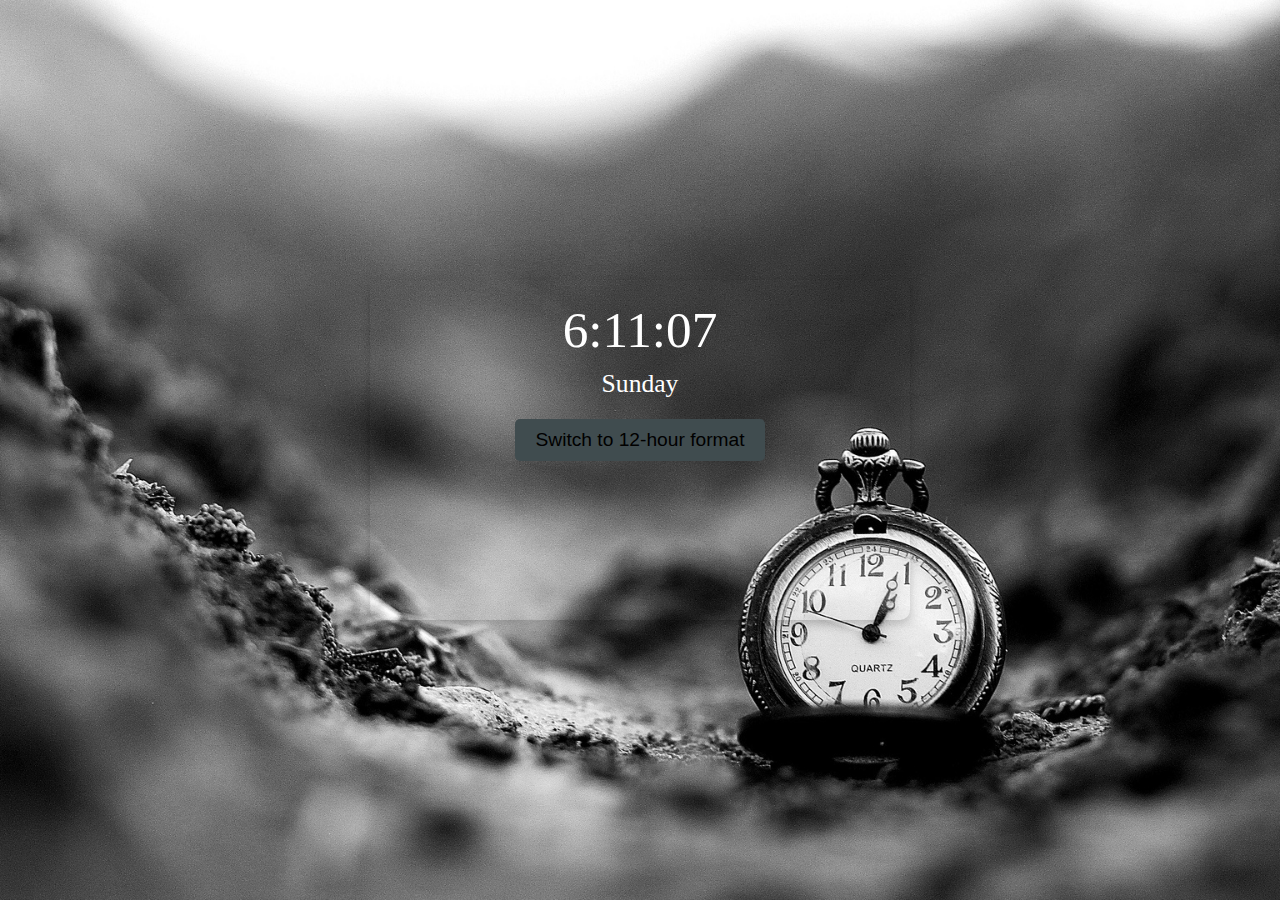
<file: index.html>
<!DOCTYPE html>
<html lang="en">
<head>
    <meta charset="UTF-8">
    <meta name="viewport" content="width=device-width, initial-scale=1.0">
    <title>Digital Clock</title>
    <link rel="stylesheet" href="style.css">
    

</head>
<body>
 
   
  

    <div class="clock-container">
        <div id="time"></div>
        <div id="day"></div>
        <button id="toggleFormat">Switch to 12-hour format</button>
    </div>

    <script src="script.js"></script>
</body>
</html>
</file>
<file: style.css>
body {
    font-family: 'Arial', sans-serif;
    display: flex;
    justify-content: center;
    align-items: center;
    height: 100vh;
    background-image: url(image2.jpg);
    margin: 0;
    color: white;
    background-size: cover; 
    background-position: center; 
    background-repeat: no-repeat; 
    font-family: 'Times New Roman', Times, serif;
}

.clock-container {
    text-align: center;
    background: transparent;
    padding: 20px;
    border-radius: 10px;
    box-shadow: 0 4px 10px rgba(0, 0, 0, 0.2);
    height: 40%;
    width: 40%;
    max-width: 500px;
    max-height: 300px;
    min-width: 250px;
    min-height: 150px;
}

#time {
    font-size: 4vw; /* Adjust font-size with viewport width */
    margin-bottom: 10px;
}

#day {
    font-size: 2vw; /* Responsive font-size for smaller screens */
    margin-bottom: 20px;
}

button {
    background-color: #404c4f;
    border: none;
    padding: 10px 20px;
    font-size: 1.5vw; /* Adjust button size for different screen sizes */
    border-radius: 5px;
    cursor: pointer;
}

button:hover {
    background-color: rgb(74, 71, 71);
}

/* Media queries for responsiveness */
@media (max-width: 768px) {
    .clock-container {
        width: 80%; /* Increase width on smaller screens */
    }
    #time {
        font-size: 8vw; /* Make the time larger for smaller devices */
    }
    #day {
        font-size: 4vw;
    }
    button {
        font-size: 3vw; /* Adjust button size for mobile screens */
        padding: 8px 15px;
    }
}

@media (max-width: 480px) {
    .clock-container {
        width: 90%; /* Make clock-container almost full width on very small screens */
    }
    #time {
        font-size: 10vw;
    }
    #day {
        font-size: 5vw;
    }
    button {
        font-size: 4vw;
        padding: 5px 10px;
    }
}
</file>
